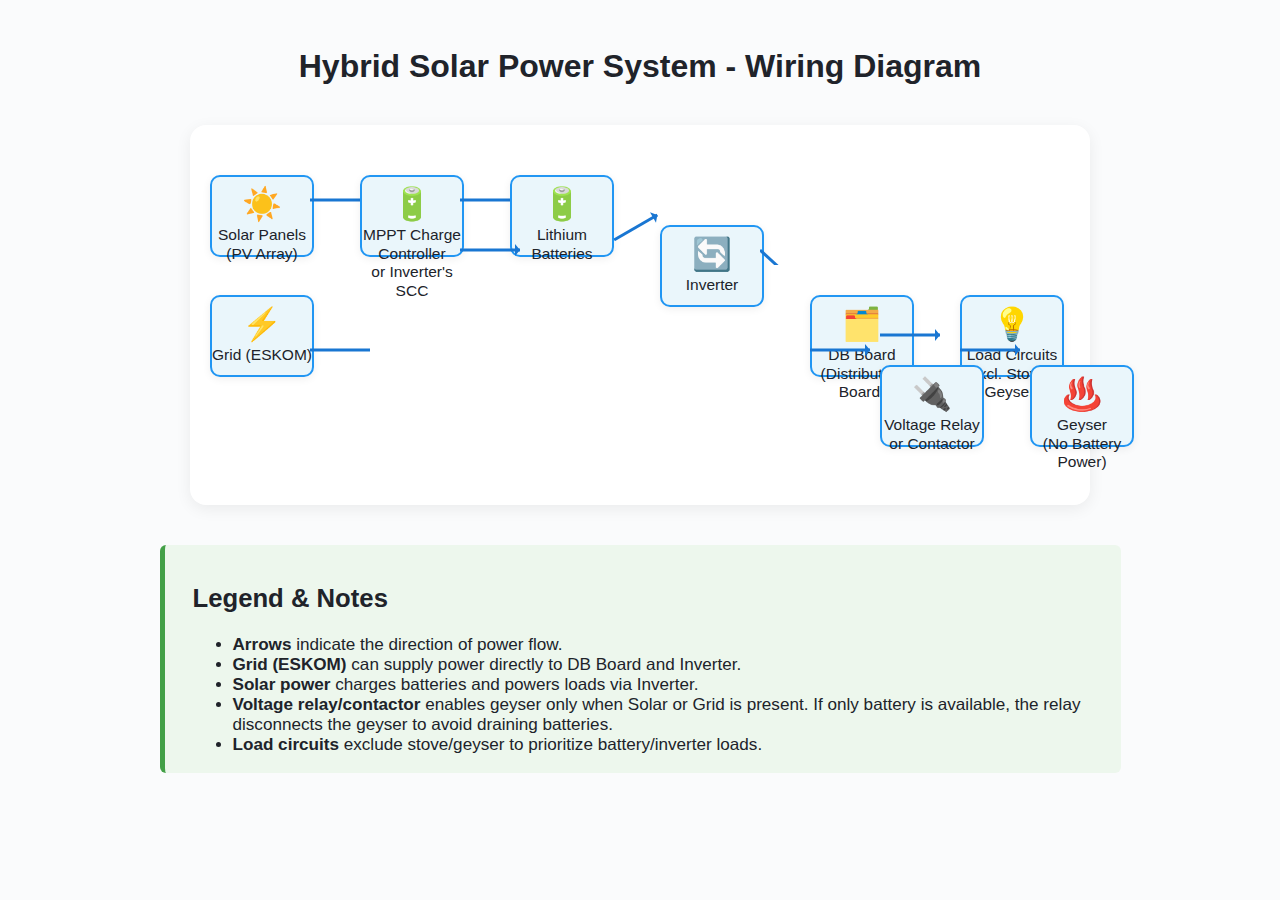
<file: index.html>
<!DOCTYPE html>
<html lang="en">
<head>
    <meta charset="UTF-8">
    <title>Hybrid Solar Power System Wiring Diagram</title>
    <link rel="stylesheet" href="style.css">
</head>
<body>
    <h1>Hybrid Solar Power System - Wiring Diagram</h1>
    <div class="diagram-container">
        <!-- Solar Panels -->
        <div class="component" id="pv">
            <div class="icon">☀️</div>
            <div class="label">Solar Panels (PV Array)</div>
        </div>
        <!-- Arrow: PV → SCC -->
        <svg class="arrow" style="left:120px;top:60px;"><line x1="0" y1="15" x2="60" y2="15"/><polygon points="55,9 60,15 55,21"/></svg>
        <!-- SCC / MPPT -->
        <div class="component" id="scc">
            <div class="icon">🔋</div>
            <div class="label">MPPT Charge Controller<br>or Inverter's SCC</div>
        </div>
        <!-- Arrow: SCC → Batteries -->
        <svg class="arrow" style="left:270px;top:60px;"><line x1="0" y1="15" x2="60" y2="15"/><polygon points="55,9 60,15 55,21"/></svg>
        <!-- Batteries -->
        <div class="component" id="battery">
            <div class="icon">🔋</div>
            <div class="label">Lithium Batteries</div>
        </div>
        <!-- Arrow: SCC → Inverter -->
        <svg class="arrow" style="left:270px;top:110px;"><line x1="0" y1="15" x2="60" y2="15"/><polygon points="55,9 60,15 55,21"/></svg>
        <!-- Inverter -->
        <div class="component" id="inverter">
            <div class="icon">🔄</div>
            <div class="label">Inverter</div>
        </div>
        <!-- Arrow: Battery → Inverter -->
        <svg class="arrow" style="left:420px;top:85px;transform:rotate(-30deg);"><line x1="0" y1="15" x2="50" y2="15"/><polygon points="45,9 50,15 45,21"/></svg>
        <!-- Arrow: Grid → Inverter -->
        <svg class="arrow" style="left:90px;top:190px;"><line x1="0" y1="0" x2="310" y2="-50"/><polygon points="305,-56 310,-50 303,-48"/></svg>
        <!-- Grid (ESKOM) -->
        <div class="component" id="grid">
            <div class="icon">⚡</div>
            <div class="label">Grid (ESKOM)</div>
        </div>
        <!-- Arrow: Grid → DB board -->
        <svg class="arrow" style="left:120px;top:210px;"><line x1="0" y1="15" x2="500" y2="15"/><polygon points="495,9 500,15 495,21"/></svg>
        <!-- DB Board -->
        <div class="component" id="db">
            <div class="icon">🗂️</div>
            <div class="label">DB Board<br>(Distribution Board)</div>
        </div>
        <!-- Arrow: Inverter → DB Board -->
        <svg class="arrow" style="left:570px;top:110px;"><line x1="0" y1="15" x2="60" y2="70"/><polygon points="55,75 60,85 50,83"/></svg>
        <!-- Load Circuits -->
        <div class="component" id="load">
            <div class="icon">💡</div>
            <div class="label">Load Circuits<br>(Excl. Stove & Geyser)</div>
        </div>
        <!-- Arrow: DB Board → Load circuits -->
        <svg class="arrow" style="left:690px;top:195px;"><line x1="0" y1="15" x2="60" y2="15"/><polygon points="55,9 60,15 55,21"/></svg>
        <!-- Voltage Relay/Contactor -->
        <div class="component" id="relay">
            <div class="icon">🔌</div>
            <div class="label">Voltage Relay<br>or Contactor</div>
        </div>
        <!-- Arrow: DB Board → Relay -->
        <svg class="arrow" style="left:620px;top:210px;"><line x1="0" y1="15" x2="60" y2="15"/><polygon points="55,9 60,15 55,21"/></svg>
        <!-- Arrow: Relay → Geyser -->
        <svg class="arrow" style="left:770px;top:210px;"><line x1="0" y1="15" x2="60" y2="15"/><polygon points="55,9 60,15 55,21"/></svg>
        <!-- Geyser -->
        <div class="component" id="geyser">
            <div class="icon">♨️</div>
            <div class="label">Geyser<br>(No Battery Power)</div>
        </div>
    </div>
    <div class="notes">
        <h2>Legend & Notes</h2>
        <ul>
            <li><b>Arrows</b> indicate the direction of power flow.</li>
            <li><b>Grid (ESKOM)</b> can supply power directly to DB Board and Inverter.</li>
            <li><b>Solar power</b> charges batteries and powers loads via Inverter.</li>
            <li><b>Voltage relay/contactor</b> enables geyser only when Solar or Grid is present. If only battery is available, the relay disconnects the geyser to avoid draining batteries.</li>
            <li><b>Load circuits</b> exclude stove/geyser to prioritize battery/inverter loads.</li>
        </ul>
    </div>
</body>
</html>
</file>
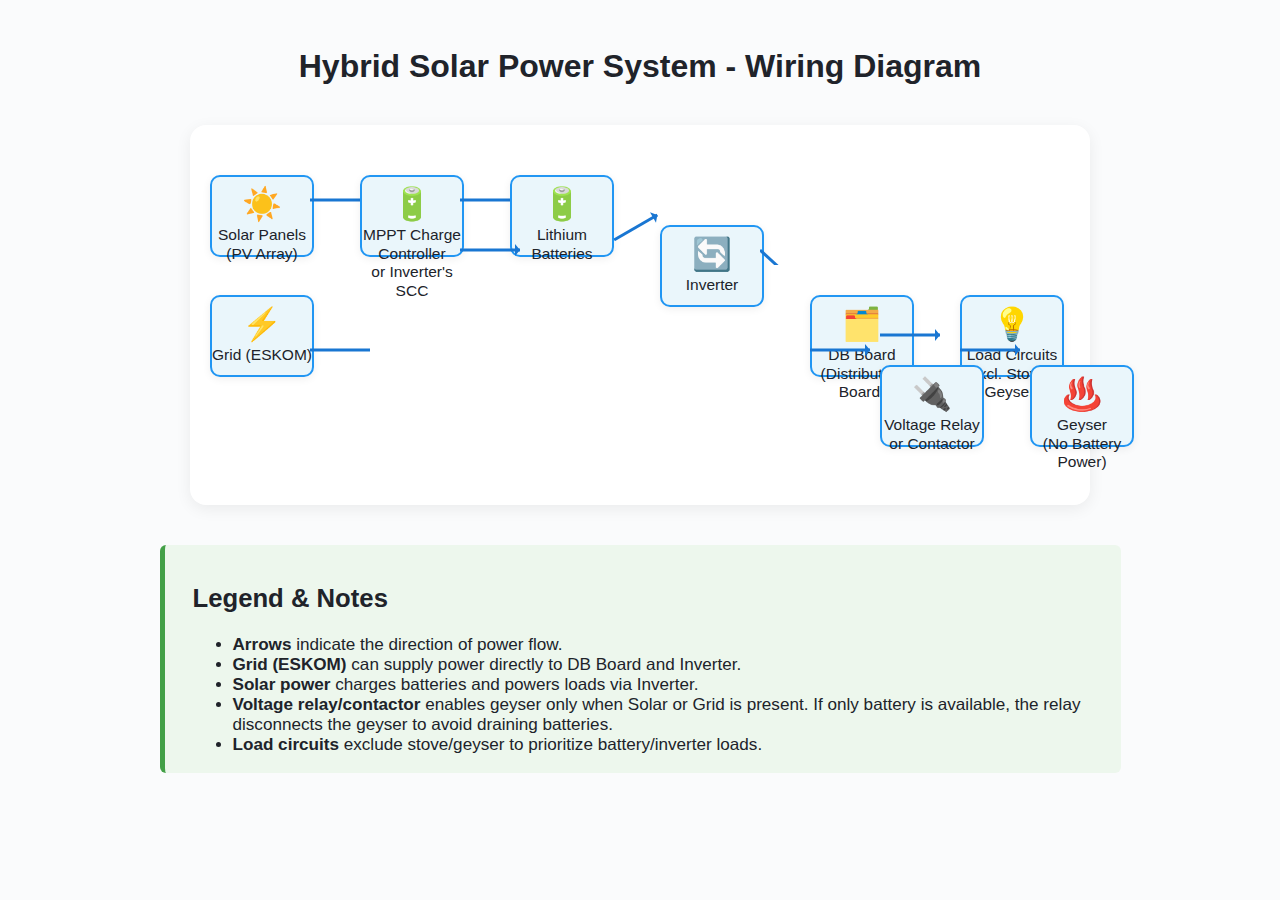
<file: index (1).html>
<!DOCTYPE html>
<html lang="en">
<head>
    <meta charset="UTF-8">
    <title>Hybrid Solar Power System Wiring Diagram</title>
    <link rel="stylesheet" href="style.css">
</head>
<body>
    <h1>Hybrid Solar Power System - Wiring Diagram</h1>
    <div class="diagram-container">
        <!-- Solar Panels -->
        <div class="component" id="pv">
            <div class="icon">☀️</div>
            <div class="label">Solar Panels (PV Array)</div>
        </div>
        <!-- Arrow: PV → SCC -->
        <svg class="arrow" style="left:120px;top:60px;"><line x1="0" y1="15" x2="60" y2="15"/><polygon points="55,9 60,15 55,21"/></svg>
        <!-- SCC / MPPT -->
        <div class="component" id="scc">
            <div class="icon">🔋</div>
            <div class="label">MPPT Charge Controller<br>or Inverter's SCC</div>
        </div>
        <!-- Arrow: SCC → Batteries -->
        <svg class="arrow" style="left:270px;top:60px;"><line x1="0" y1="15" x2="60" y2="15"/><polygon points="55,9 60,15 55,21"/></svg>
        <!-- Batteries -->
        <div class="component" id="battery">
            <div class="icon">🔋</div>
            <div class="label">Lithium Batteries</div>
        </div>
        <!-- Arrow: SCC → Inverter -->
        <svg class="arrow" style="left:270px;top:110px;"><line x1="0" y1="15" x2="60" y2="15"/><polygon points="55,9 60,15 55,21"/></svg>
        <!-- Inverter -->
        <div class="component" id="inverter">
            <div class="icon">🔄</div>
            <div class="label">Inverter</div>
        </div>
        <!-- Arrow: Battery → Inverter -->
        <svg class="arrow" style="left:420px;top:85px;transform:rotate(-30deg);"><line x1="0" y1="15" x2="50" y2="15"/><polygon points="45,9 50,15 45,21"/></svg>
        <!-- Arrow: Grid → Inverter -->
        <svg class="arrow" style="left:90px;top:190px;"><line x1="0" y1="0" x2="310" y2="-50"/><polygon points="305,-56 310,-50 303,-48"/></svg>
        <!-- Grid (ESKOM) -->
        <div class="component" id="grid">
            <div class="icon">⚡</div>
            <div class="label">Grid (ESKOM)</div>
        </div>
        <!-- Arrow: Grid → DB board -->
        <svg class="arrow" style="left:120px;top:210px;"><line x1="0" y1="15" x2="500" y2="15"/><polygon points="495,9 500,15 495,21"/></svg>
        <!-- DB Board -->
        <div class="component" id="db">
            <div class="icon">🗂️</div>
            <div class="label">DB Board<br>(Distribution Board)</div>
        </div>
        <!-- Arrow: Inverter → DB Board -->
        <svg class="arrow" style="left:570px;top:110px;"><line x1="0" y1="15" x2="60" y2="70"/><polygon points="55,75 60,85 50,83"/></svg>
        <!-- Load Circuits -->
        <div class="component" id="load">
            <div class="icon">💡</div>
            <div class="label">Load Circuits<br>(Excl. Stove & Geyser)</div>
        </div>
        <!-- Arrow: DB Board → Load circuits -->
        <svg class="arrow" style="left:690px;top:195px;"><line x1="0" y1="15" x2="60" y2="15"/><polygon points="55,9 60,15 55,21"/></svg>
        <!-- Voltage Relay/Contactor -->
        <div class="component" id="relay">
            <div class="icon">🔌</div>
            <div class="label">Voltage Relay<br>or Contactor</div>
        </div>
        <!-- Arrow: DB Board → Relay -->
        <svg class="arrow" style="left:620px;top:210px;"><line x1="0" y1="15" x2="60" y2="15"/><polygon points="55,9 60,15 55,21"/></svg>
        <!-- Arrow: Relay → Geyser -->
        <svg class="arrow" style="left:770px;top:210px;"><line x1="0" y1="15" x2="60" y2="15"/><polygon points="55,9 60,15 55,21"/></svg>
        <!-- Geyser -->
        <div class="component" id="geyser">
            <div class="icon">♨️</div>
            <div class="label">Geyser<br>(No Battery Power)</div>
        </div>
    </div>
    <div class="notes">
        <h2>Legend & Notes</h2>
        <ul>
            <li><b>Arrows</b> indicate the direction of power flow.</li>
            <li><b>Grid (ESKOM)</b> can supply power directly to DB Board and Inverter.</li>
            <li><b>Solar power</b> charges batteries and powers loads via Inverter.</li>
            <li><b>Voltage relay/contactor</b> enables geyser only when Solar or Grid is present. If only battery is available, the relay disconnects the geyser to avoid draining batteries.</li>
            <li><b>Load circuits</b> exclude stove/geyser to prioritize battery/inverter loads.</li>
        </ul>
    </div>
</body>
</html>
</file>
<file: style.css>
body {
    font-family: Arial, sans-serif;
    background: #fafbfc;
    color: #20232a;
    margin: 0;
    padding: 0 0 40px 0;
}

h1 {
    text-align: center;
    margin-top: 1.5em;
    font-weight: 700;
    font-size: 2em;
}

.diagram-container {
    position: relative;
    width: 900px;
    height: 340px;
    margin: 40px auto 0 auto;
    background: #fff;
    border-radius: 16px;
    box-shadow: 0 4px 16px #0001;
    padding: 20px 0;
}

.component {
    position: absolute;
    width: 100px;
    height: 70px;
    background: #eaf6fb;
    border: 2px solid #2196f3;
    border-radius: 10px;
    box-shadow: 0 2px 8px #0001;
    text-align: center;
    padding-top: 8px;
}

.icon {
    font-size: 2em;
    margin-bottom: 3px;
}

.label {
    font-size: 0.97em;
    font-weight: 500;
    line-height: 1.2;
}

#pv      { left: 20px;   top: 50px;  }
#scc     { left: 170px;  top: 50px;  }
#battery { left: 320px;  top: 50px;  }
#inverter{ left: 470px;  top: 100px; }
#grid    { left: 20px;   top: 170px; }
#db      { left: 620px;  top: 170px; }
#load    { left: 770px;  top: 170px; }
#relay   { left: 820px;  top: 100px; display:none; }
#relay   { left: 690px;  top: 240px; display:block; }
#geyser  { left: 840px;  top: 240px; }

.arrow {
    position: absolute;
    width: 60px;
    height: 30px;
    pointer-events: none;
}
.arrow line {
    stroke: #1976d2;
    stroke-width: 3;
    marker-end: url(#arrowhead);
}
.arrow polygon {
    fill: #1976d2;
}

.notes {
    max-width: 900px;
    margin: 40px auto 0 auto;
    background: #edf7ed;
    border-left: 5px solid #43a047;
    padding: 18px 28px;
    border-radius: 6px;
    font-size: 1.07em;
}

.notes ul {
    margin-top: 0.5em;
    margin-bottom: 0em;
}

@media (max-width: 1000px) {
    .diagram-container, .notes {
        width: 99vw;
        max-width: 99vw;
        padding-left: 0;
        padding-right: 0;
        box-sizing: border-box;
        overflow-x: auto;
    }
}
</file>
